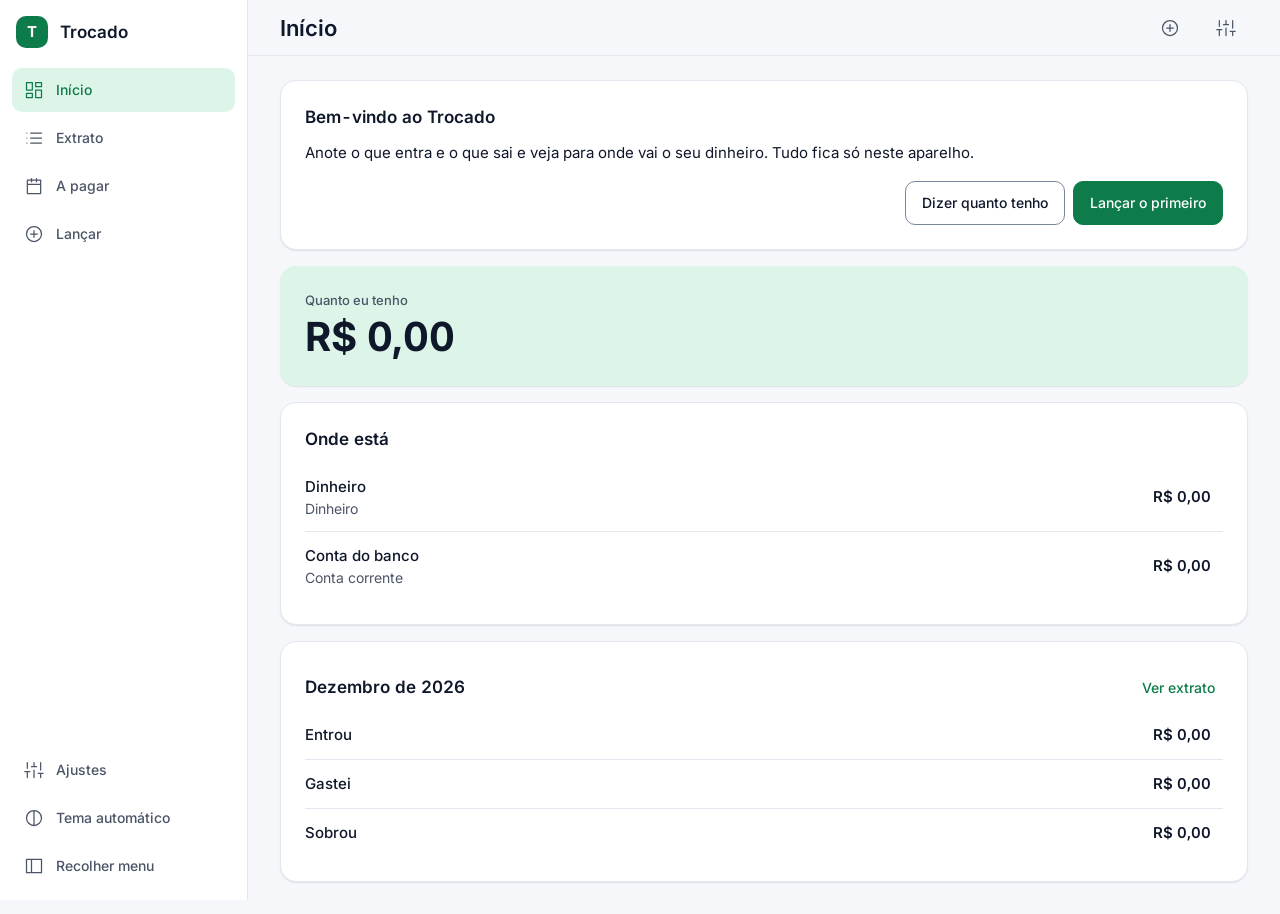
<file: index.html>
<!doctype html>
<html lang="pt-BR">
<head>
<meta charset="utf-8">
<meta name="viewport" content="width=device-width, initial-scale=1, viewport-fit=cover">
<title>Trocado · finanças simples</title>
<meta name="description" content="Anote o que entra e o que sai, veja para onde vai o dinheiro e não esqueça as contas. Grátis, sem anúncios e com tudo guardado só no seu celular.">
<meta name="theme-color" content="#F5F7FA" media="(prefers-color-scheme: light)">
<meta name="theme-color" content="#0B1019" media="(prefers-color-scheme: dark)">
<meta http-equiv="Content-Security-Policy" content="default-src 'self'; script-src 'self' 'sha256-bq6nVbJdQ5lIDKoUS3Wxe+9ri8ZvAmtC89UPbPefhcw='; style-src 'self' 'unsafe-inline'; img-src 'self' data: blob:; font-src 'self'; connect-src 'self'; manifest-src 'self'; worker-src 'self'; object-src 'none'; base-uri 'self'">
<link rel="manifest" href="manifest.webmanifest">
<link rel="icon" href="icones/icone.svg" type="image/svg+xml">
<link rel="apple-touch-icon" href="icones/icone-180.png">
<link rel="preload" href="fontes/inter.woff2" as="font" type="font/woff2" crossorigin>
<link rel="stylesheet" href="estilo.css">
<script>/* tema antes de pintar: sem piscar o claro no escuro */ try { var t = JSON.parse(localStorage.getItem("tema")); if (t === "claro" || t === "escuro") document.documentElement.dataset.theme = t === "claro" ? "light" : "dark"; } catch (e) {}</script>
</head>
<body>
<a class="pular" href="#conteudo">Pular para o conteúdo</a>
<div class="app">
  <nav id="menu" class="menu" aria-label="Menu principal"></nav>
  <div class="principal">
    <header class="topo">
      <h1 id="titulo">Trocado</h1>
      <button id="btn-novo" class="icone-botao" type="button" aria-label="Lançar" title="Lançar">
        <svg viewBox="0 0 24 24" width="20" height="20" aria-hidden="true" fill="none" stroke="currentColor" stroke-width="1.5" stroke-linecap="round"><path d="M12 3a9 9 0 1 0 0 18 9 9 0 1 0 0-18M12 8v8M8 12h8"/></svg>
      </button>
      <button id="btn-ajustes" class="icone-botao" type="button" aria-label="Ajustes" title="Ajustes">
        <svg viewBox="0 0 24 24" width="20" height="20" aria-hidden="true" fill="none" stroke="currentColor" stroke-width="1.5" stroke-linecap="round"><path d="M4 21v-7M4 10V3M12 21v-9M12 8V3M20 21v-5M20 12V3M1 14h6M9 8h6M17 16h6"/></svg>
      </button>
    </header>
    <div id="faixa" class="faixa" role="status" hidden></div>
    <main id="conteudo" tabindex="-1"></main>
  </div>
</div>
<nav id="barra" class="barra" aria-label="Menu"></nav>
<div id="toasts" class="toasts" role="status" aria-live="polite"></div>

<div id="folha-fundo" class="folha-fundo" hidden></div>
<section id="folha" class="folha" role="dialog" aria-modal="true" aria-labelledby="folha-titulo" hidden>
  <header class="folha-topo">
    <h2 id="folha-titulo"></h2>
    <button id="folha-fechar" class="icone-botao" type="button" aria-label="Fechar">
      <svg viewBox="0 0 24 24" width="20" height="20" aria-hidden="true" fill="none" stroke="currentColor" stroke-width="1.5" stroke-linecap="round"><path d="M18 6 6 18M6 6l12 12"/></svg>
    </button>
  </header>
  <div id="folha-corpo" class="folha-corpo"></div>
</section>

<dialog id="confirmar" class="dialogo">
  <form method="dialog">
    <p id="confirmar-texto"></p>
    <div class="acoes">
      <button class="secundario" type="submit" value="nao">Cancelar</button>
      <button id="confirmar-sim" class="perigo" type="submit" value="sim">Apagar</button>
    </div>
  </form>
</dialog>

<script src="util.js"></script>
<script src="base.js"></script>
<script src="telas.js"></script>
</body>
</html>
</file>
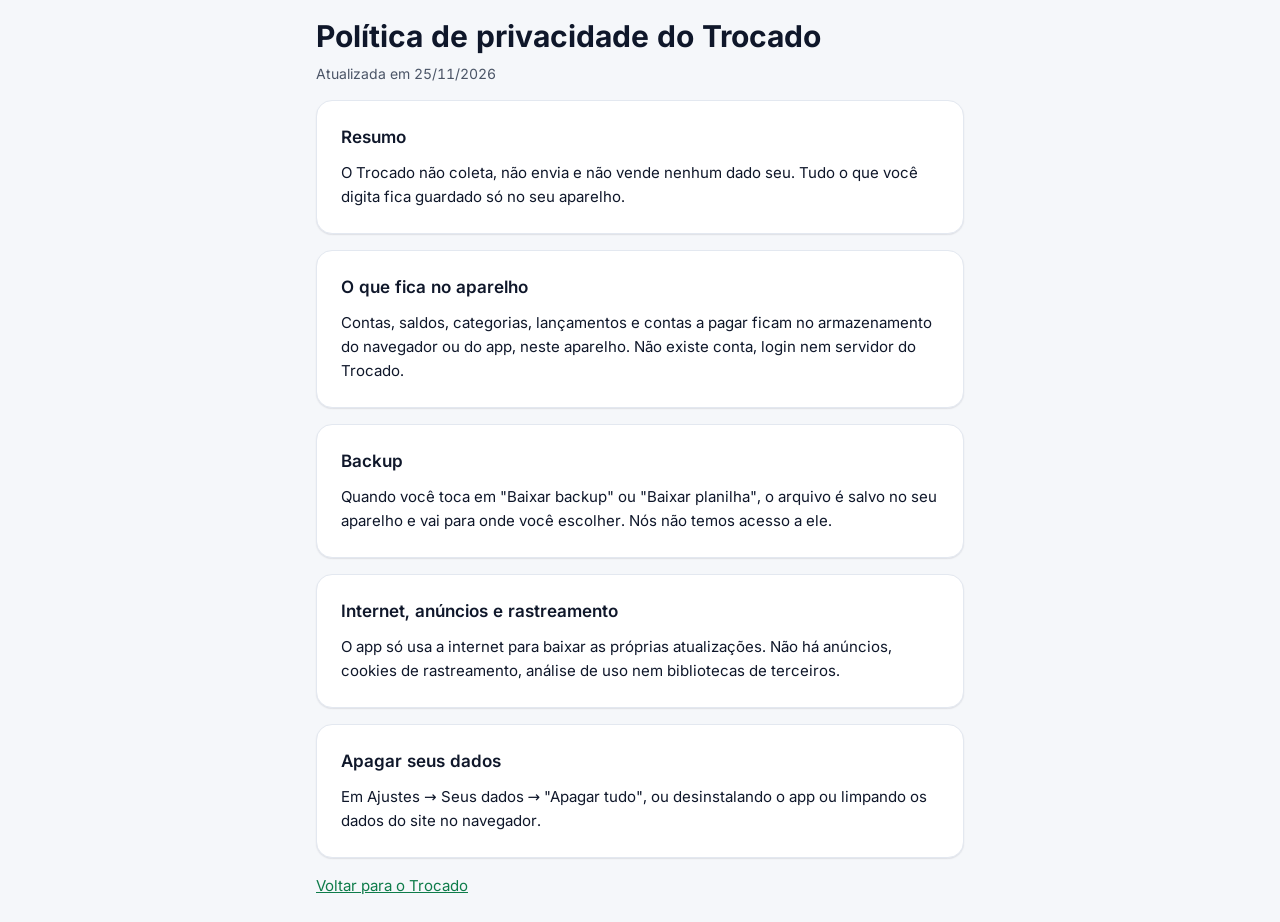
<file: privacidade.html>
<!doctype html>
<html lang="pt-BR">
<head>
<meta charset="utf-8">
<meta name="viewport" content="width=device-width, initial-scale=1">
<title>Privacidade · Trocado</title>
<meta name="theme-color" content="#0E7C4A">
<link rel="icon" href="icones/icone.svg" type="image/svg+xml">
<link rel="stylesheet" href="estilo.css">
</head>
<body>
<main class="pilha" style="max-width:680px;margin:0 auto;padding:24px 16px">
  <h1>Política de privacidade do Trocado</h1>
  <p class="suave">Atualizada em 25/11/2026</p>
  <div class="cartao">
    <h2>Resumo</h2>
    <p>O Trocado não coleta, não envia e não vende nenhum dado seu. Tudo o que você digita fica guardado só no seu aparelho.</p>
  </div>
  <div class="cartao">
    <h2>O que fica no aparelho</h2>
    <p>Contas, saldos, categorias, lançamentos e contas a pagar ficam no armazenamento do navegador ou do app, neste aparelho. Não existe conta, login nem servidor do Trocado.</p>
  </div>
  <div class="cartao">
    <h2>Backup</h2>
    <p>Quando você toca em "Baixar backup" ou "Baixar planilha", o arquivo é salvo no seu aparelho e vai para onde você escolher. Nós não temos acesso a ele.</p>
  </div>
  <div class="cartao">
    <h2>Internet, anúncios e rastreamento</h2>
    <p>O app só usa a internet para baixar as próprias atualizações. Não há anúncios, cookies de rastreamento, análise de uso nem bibliotecas de terceiros.</p>
  </div>
  <div class="cartao">
    <h2>Apagar seus dados</h2>
    <p>Em Ajustes → Seus dados → "Apagar tudo", ou desinstalando o app ou limpando os dados do site no navegador.</p>
  </div>
  <p><a href="./">Voltar para o Trocado</a></p>
</main>
</body>
</html>
</file>
<file: estilo.css>
/* Finanças do Marco · design system "Admin Dashboard" (claude.ai/artifact/SQiK977QM2n3C26mtjdQca): tokens com os mesmos nomes e valores. */

/* Inter variável, subconjunto latino (@fontsource-variable/inter 5.2.5, licença SIL OFL 1.1), guardada no app para abrir sem internet. */
@font-face {
  font-family: "Inter";
  src: url("fontes/inter.woff2") format("woff2");
  font-weight: 100 900;
  font-style: normal;
  font-display: swap;
}

:root {
  --surface-page: #F5F7FA; --surface-card: #FFFFFF; --surface-raised: #EDF1F6; --surface-overlay: #FFFFFF;
  --border-subtle: #E3E8F0; --border-control: #7A8699;
  --ink: #0F172A; --ink-muted: #4B5567; --ink-faint: #646E80;
  --accent: #0E7C4A; --accent-hover: #0B6A3F; --accent-soft: #DDF5E8; --accent-ink: #FFFFFF;
  --success: #166534; --success-soft: #DCFCE7; --warning: #92400E; --warning-soft: #FEF3C7; --danger: #B91C1C; --danger-soft: #FEE2E2;
  --chart-1: #1D4ED8; --chart-2: #0F766E; --chart-3: #B45309; --chart-4: #7C3AED; --chart-5: #475569;
  --space-1: 4px; --space-2: 8px; --space-3: 12px; --space-4: 16px; --space-6: 24px; --space-8: 32px;
  --gutter-mobile: 16px; --gutter-tablet: 24px; --gutter-desktop: 32px;
  --touch-target: 44px; --topbar-height: 56px; --bottomnav-height: 64px; --sidebar-rail: 72px; --sidebar-width: 248px; --content-max: 1440px;
  --radius-sm: 6px; --radius-md: 10px; --radius-lg: 16px; --radius-full: 999px;
  --shadow-card: 0 1px 2px rgba(15, 23, 42, .06), 0 1px 1px rgba(15, 23, 42, .04);
  --shadow-overlay: 0 12px 32px rgba(2, 6, 23, .20), 0 2px 6px rgba(2, 6, 23, .10);
  --brilho: rgba(29, 78, 216, .08);
  --font-sans: "Inter", system-ui, -apple-system, "Segoe UI", Roboto, sans-serif;
  --font-mono: ui-monospace, SFMono-Regular, Menlo, Consolas, monospace;
  color-scheme: light;
}
@media (prefers-color-scheme: dark) {
  :root:not([data-theme="light"]) {
    --surface-page: #0B1019; --surface-card: #131B2A; --surface-raised: #1B2638; --surface-overlay: #1B2638;
    --border-subtle: #223047; --border-control: #6E7D96;
    --ink: #F1F5F9; --ink-muted: #A9B4C7; --ink-faint: #8490A6;
    --accent: #5FD39A; --accent-hover: #7FE0B0; --accent-soft: #143826; --accent-ink: #0B1019;
    --success: #6EE7A0; --success-soft: #0F2E21; --warning: #FCD34D; --warning-soft: #352812; --danger: #FCA5A5; --danger-soft: #3A1717;
    --chart-1: #8DB4FF; --chart-2: #5EEAD4; --chart-3: #FBBF24; --chart-4: #C4B5FD; --chart-5: #94A3B8; --brilho: rgba(255, 255, 255, .10);
    color-scheme: dark;
  }
}
:root[data-theme="dark"] {
  --surface-page: #0B1019; --surface-card: #131B2A; --surface-raised: #1B2638; --surface-overlay: #1B2638;
  --border-subtle: #223047; --border-control: #6E7D96;
  --ink: #F1F5F9; --ink-muted: #A9B4C7; --ink-faint: #8490A6;
  --accent: #5FD39A; --accent-hover: #7FE0B0; --accent-soft: #143826; --accent-ink: #0B1019;
  --success: #6EE7A0; --success-soft: #0F2E21; --warning: #FCD34D; --warning-soft: #352812; --danger: #FCA5A5; --danger-soft: #3A1717;
  --chart-1: #8DB4FF; --chart-2: #5EEAD4; --chart-3: #FBBF24; --chart-4: #C4B5FD; --chart-5: #94A3B8; --brilho: rgba(255, 255, 255, .10);
  color-scheme: dark;
}

/* ---------- base ---------- */
* { box-sizing: border-box; }
html { -webkit-text-size-adjust: 100%; text-size-adjust: 100%; }
body {
  margin: 0; background: var(--surface-page); color: var(--ink);
  font: 400 15px/24px var(--font-sans); font-variant-numeric: tabular-nums;
  -webkit-font-smoothing: antialiased; -webkit-tap-highlight-color: transparent;
}
button, input, select, textarea { font: inherit; color: inherit; }
a { color: var(--accent); }
:focus-visible { outline: 2px solid var(--accent); outline-offset: 2px; }
[hidden] { display: none !important; }
h1, h2, h3, p { margin: 0; }
.sr { position: absolute; width: 1px; height: 1px; overflow: hidden; clip: rect(0 0 0 0); white-space: nowrap; }
.pular { position: absolute; left: -9999px; }
.pular:focus { left: 16px; top: 8px; z-index: 100; background: var(--surface-card); padding: 8px 12px; border-radius: var(--radius-md); }
.num { font-variant-numeric: tabular-nums; }
.suave { color: var(--ink-muted); font-size: 14px; line-height: 20px; }
.metric { font-size: 28px; line-height: 36px; font-weight: 700; letter-spacing: -0.01em; }
kbd { font: 500 12px/16px var(--font-sans); color: var(--ink-faint); border: 1px solid var(--border-subtle); border-radius: var(--radius-sm); padding: 1px 6px; }

/* ---------- casca ---------- */
.app { min-height: 100vh; }
.principal { min-width: 0; }
.topo {
  position: sticky; top: 0; z-index: 20; display: flex; align-items: center; gap: var(--space-3);
  min-height: calc(var(--topbar-height) + env(safe-area-inset-top)); padding: env(safe-area-inset-top) var(--gutter-mobile) 0;
  background: var(--surface-page); border-bottom: 1px solid var(--border-subtle);
}
#titulo { flex: 1; min-width: 0; font-size: 22px; line-height: 30px; font-weight: 600; white-space: nowrap; overflow: hidden; text-overflow: ellipsis; }
.pilula { font: 500 12px/16px var(--font-sans); padding: 4px 10px; border-radius: var(--radius-full); background: var(--warning-soft); color: var(--warning); white-space: nowrap; }
.icone-botao {
  display: inline-flex; align-items: center; justify-content: center; gap: var(--space-2); min-width: var(--touch-target); min-height: var(--touch-target);
  padding: 0 var(--space-2); border: 0; border-radius: var(--radius-md); background: none; color: var(--ink-muted); cursor: pointer;
}
.icone-botao:hover { background: var(--surface-raised); color: var(--ink); }
.faixa { background: var(--warning-soft); color: var(--warning); padding: var(--space-2) var(--gutter-mobile); font: 500 13px/18px var(--font-sans); }
#conteudo { max-width: var(--content-max); margin: 0 auto; padding: var(--space-4) var(--gutter-mobile) calc(var(--bottomnav-height) + var(--space-8) + env(safe-area-inset-bottom)); }
#conteudo:focus { outline: none; }
.ico { flex: none; }

/* menu: barra inferior (< 640), faixa de ícones (640–1023 ou recolhido) e lateral (>= 1024) */
.menu-item {
  position: relative; display: flex; align-items: center; gap: var(--space-3); width: 100%; min-height: var(--touch-target);
  padding: 0 var(--space-3); border: 0; border-radius: var(--radius-md); background: none; color: var(--ink-muted);
  font: 500 14px/20px var(--font-sans); text-align: left; text-decoration: none; cursor: pointer;
}
.menu-item:hover { background: var(--surface-raised); color: var(--ink); }
.menu-item[aria-current="page"] { background: var(--accent-soft); color: var(--accent); }
.menu { display: none; }
.barra {
  position: fixed; left: 0; right: 0; bottom: 0; z-index: 30; display: flex;
  height: calc(var(--bottomnav-height) + env(safe-area-inset-bottom)); padding-bottom: env(safe-area-inset-bottom);
  background: var(--surface-card); border-top: 1px solid var(--border-subtle);
}
.barra .menu-item { flex: 1; flex-direction: column; justify-content: center; gap: 2px; padding: 0; border-radius: 0; font: 500 12px/16px var(--font-sans); background: none; }
.barra .menu-item .ico { width: 24px; height: 24px; padding: 2px 16px; box-sizing: content-box; border-radius: var(--radius-full); }
.barra .menu-item[aria-current="page"], .barra .menu-item.ativo { color: var(--accent); background: none; }
.barra .menu-item[aria-current="page"] .ico, .barra .menu-item.ativo .ico { background: var(--accent-soft); }

@media (min-width: 640px) {
  .barra { display: none; }
  .app { display: grid; grid-template-columns: var(--sidebar-rail) minmax(0, 1fr); }
  .menu {
    position: sticky; top: 0; z-index: 25; height: 100vh; display: flex; flex-direction: column; gap: var(--space-4);
    padding: var(--space-3) var(--space-3); background: var(--surface-card); border-right: 1px solid var(--border-subtle);
  }
  .menu-meio { display: flex; flex-direction: column; gap: var(--space-4); }
  .menu-grupo { display: flex; flex-direction: column; gap: var(--space-1); }
  .menu-pe { margin-top: auto; display: flex; flex-direction: column; gap: var(--space-1); }
  .marca-app { display: flex; align-items: center; gap: var(--space-3); min-height: 40px; padding: 0 var(--space-1); }
  .marca-letra {
    flex: none; display: grid; place-items: center; width: 32px; height: 32px; border-radius: var(--radius-md);
    background: var(--accent); color: var(--accent-ink); font-weight: 700;
  }
  .marca-nome { font-size: 17px; line-height: 24px; font-weight: 600; color: var(--ink); }
  /* faixa: só ícones, nome na dica ao focar ou passar o mouse */
  .menu .menu-item { justify-content: center; padding: 0; }
  .menu .menu-titulo, .menu .marca-nome { display: none; }
  .menu .menu-rotulo {
    position: absolute; left: calc(100% + 10px); top: 50%; transform: translateY(-50%); z-index: 40;
    padding: 4px 8px; border-radius: var(--radius-sm); background: var(--surface-overlay); color: var(--ink);
    box-shadow: var(--shadow-overlay); font: 500 13px/18px var(--font-sans); white-space: nowrap; opacity: 0; pointer-events: none;
  }
  .menu .menu-item:hover .menu-rotulo, .menu .menu-item:focus-visible .menu-rotulo { opacity: 1; }
  .topo { padding: 0 var(--gutter-tablet); }
  .faixa { padding: var(--space-2) var(--gutter-tablet); }
  #conteudo { padding: var(--space-6) var(--gutter-tablet) var(--space-8); }
}
@media (max-width: 1023px) { .so-pc { display: none !important; } }
@media (min-width: 1024px) {
  .app { grid-template-columns: var(--sidebar-width) minmax(0, 1fr); }
  .app.recolhido { grid-template-columns: var(--sidebar-rail) minmax(0, 1fr); }
  .app:not(.recolhido) .menu { overflow-y: auto; }
  .app:not(.recolhido) .menu .menu-item { justify-content: flex-start; padding: 0 var(--space-3); }
  .app:not(.recolhido) .menu .menu-titulo { display: block; padding: 0 var(--space-3) var(--space-1); color: var(--ink-faint); font: 500 12px/16px var(--font-sans); }
  .app:not(.recolhido) .menu .marca-nome { display: inline; }
  .app:not(.recolhido) .menu .menu-rotulo { position: static; transform: none; padding: 0; background: none; box-shadow: none; color: inherit; font: inherit; opacity: 1; pointer-events: auto; }
  .topo { padding: 0 var(--gutter-desktop); }
  .faixa { padding: var(--space-2) var(--gutter-desktop); }
  #conteudo { padding: var(--space-6) var(--gutter-desktop) var(--space-8); }
}

/* ---------- blocos ---------- */
.cartao {
  min-width: 0; background: var(--surface-card); border: 1px solid var(--border-subtle); border-radius: var(--radius-lg);
  box-shadow: var(--shadow-card); padding: var(--space-4);
}
.cartao > h2, .cartao-topo h2 { font-size: 17px; line-height: 24px; font-weight: 600; margin-bottom: var(--space-3); }
.cartao-topo { display: flex; align-items: baseline; justify-content: space-between; gap: var(--space-3); }
.rotulo { font: 500 13px/18px var(--font-sans); color: var(--ink-muted); }
.pilha { display: flex; flex-direction: column; gap: var(--space-3); }
.dois { display: grid; grid-template-columns: 1fr 1fr; gap: var(--space-3); }
.grade-lancar { display: grid; gap: var(--space-3); align-items: start; }
#form-gasto { display: flex; flex-direction: column; gap: var(--space-4); }
@media (min-width: 640px) { .pilha, .grade-lancar { gap: var(--space-4); } }
@media (min-width: 1024px) {
  .cartao { padding: var(--space-6); }
  .grade-lancar { grid-template-columns: minmax(0, 5fr) minmax(0, 7fr); }
}
.item { display: grid; grid-template-columns: minmax(0, 1fr) auto auto; align-items: center; gap: var(--space-3); padding: var(--space-3) 0; }
.item + .item { border-top: 1px solid var(--border-subtle); }
.item .t strong { display: block; font-weight: 500; overflow-wrap: anywhere; }
.item .erro { margin-top: var(--space-2); }
.v { text-align: right; font-weight: 600; white-space: nowrap; }
.erro { margin: 0; padding: var(--space-2) var(--space-3); border-radius: var(--radius-md); background: var(--danger-soft); color: var(--danger); font-size: 14px; line-height: 20px; }
.erro-bloco { display: flex; flex-direction: column; align-items: flex-start; gap: var(--space-3); padding: var(--space-4); border-radius: var(--radius-lg); background: var(--danger-soft); }
.erro-bloco p { color: var(--danger); }
.vazio-bloco { display: flex; flex-direction: column; align-items: center; gap: var(--space-3); padding: var(--space-6) var(--space-4); text-align: center; color: var(--ink-muted); }
.vazio-bloco p { max-width: 42ch; }
.esqueleto { display: flex; flex-direction: column; gap: var(--space-3); padding: var(--space-2) 0; }
.esqueleto i { display: block; height: 16px; border-radius: var(--radius-sm); background: var(--surface-raised); animation: pulsar 1.2s ease-in-out infinite; }
.badge { display: inline-flex; align-items: center; gap: var(--space-1); padding: 2px var(--space-2); border-radius: var(--radius-sm); font: 500 12px/16px var(--font-sans); white-space: nowrap; }
.badge-success { background: var(--success-soft); color: var(--success); }
.badge-warning { background: var(--warning-soft); color: var(--warning); }
.badge-danger { background: var(--danger-soft); color: var(--danger); }
.badge-neutral { background: var(--surface-raised); color: var(--ink-muted); }
.badge-info { background: var(--accent-soft); color: var(--accent); }

/* ---------- controles ---------- */
.primario, .secundario, .perigo, .chip {
  display: inline-flex; align-items: center; justify-content: center; gap: var(--space-2); min-height: var(--touch-target);
  padding: 0 var(--space-4); border-radius: var(--radius-md); font: 500 14px/20px var(--font-sans); cursor: pointer; text-decoration: none;
}
.primario { background: var(--accent); border: 1px solid var(--accent); color: var(--accent-ink); }
.primario:hover { background: var(--accent-hover); border-color: var(--accent-hover); }
.secundario { background: transparent; border: 1px solid var(--border-control); color: var(--ink); }
.secundario:hover, .chip:hover { background: var(--surface-raised); }
.perigo { background: var(--danger-soft); border: 1px solid var(--danger); color: var(--danger); }
.chip { border: 1px solid var(--border-control); border-radius: var(--radius-full); background: var(--surface-card); color: var(--ink); }
.pequeno { padding: 0 var(--space-3); }
button:disabled { opacity: .55; cursor: default; }
.campo { display: flex; flex-direction: column; gap: 6px; min-width: 0; margin: 0; padding: 0; border: 0; font: 500 13px/18px var(--font-sans); color: var(--ink-muted); }
.campo legend { padding: 0; margin-bottom: 6px; }
.campo input, .campo textarea, .campo select, .campo-linha input, .paleta-campo input {
  width: 100%; min-height: var(--touch-target); padding: 0 var(--space-3); border: 1px solid var(--border-control); border-radius: var(--radius-md);
  background: var(--surface-raised); color: var(--ink); font: 400 15px/24px var(--font-sans);
}
.campo textarea { padding: 10px var(--space-3); resize: vertical; }
.campo input::placeholder, .campo textarea::placeholder, .campo-linha input::placeholder { color: var(--ink-faint); }
.fichas { display: flex; flex-wrap: wrap; gap: var(--space-2); }
.ficha { position: relative; display: inline-flex; }
.ficha input { position: absolute; inset: 0; margin: 0; opacity: 0; cursor: pointer; }
.ficha span {
  display: inline-flex; align-items: center; min-height: var(--touch-target); padding: 0 var(--space-4);
  border: 1px solid var(--border-control); border-radius: var(--radius-full); color: var(--ink); font: 500 14px/20px var(--font-sans);
}
.ficha input:checked + span { background: var(--accent-soft); border-color: var(--accent); color: var(--accent); }
.ficha input:checked + span::before { content: "✓"; margin-right: 6px; }
.ficha input:focus-visible + span { outline: 2px solid var(--accent); outline-offset: 2px; }
.marca {
  display: inline-flex; align-items: center; gap: var(--space-2); min-height: var(--touch-target); padding: 0 var(--space-3);
  border: 1px solid var(--border-control); border-radius: var(--radius-md); color: var(--ink); font: 500 14px/20px var(--font-sans); cursor: pointer;
}
.marca input { width: 18px; height: 18px; margin: 0; accent-color: var(--accent); }
.acoes { display: flex; flex-wrap: wrap; gap: var(--space-2); justify-content: flex-end; margin-top: var(--space-4); }

/* ---------- folha, diálogos, paleta e avisos rápidos ---------- */
.folha-fundo { position: fixed; inset: 0; z-index: 50; background: rgba(2, 6, 23, .45); animation: surgir 150ms ease-out; }
.folha {
  position: fixed; left: 0; right: 0; bottom: 0; z-index: 51; display: flex; flex-direction: column; max-height: 85vh;
  background: var(--surface-overlay); border-radius: var(--radius-lg) var(--radius-lg) 0 0; box-shadow: var(--shadow-overlay);
  padding-bottom: env(safe-area-inset-bottom); animation: subir 200ms ease-out;
}
.folha-topo { display: flex; align-items: center; justify-content: space-between; gap: var(--space-3); padding: var(--space-2) var(--space-2) var(--space-2) var(--space-4); border-bottom: 1px solid var(--border-subtle); }
.folha-topo h2 { font-size: 17px; line-height: 24px; font-weight: 600; }
.folha-corpo { display: flex; flex-direction: column; gap: var(--space-4); padding: var(--space-4); overflow-y: auto; }
body.com-folha { overflow: hidden; }
@media (min-width: 1024px) {
  .folha { top: 0; left: auto; width: 440px; max-height: none; border-radius: var(--radius-lg) 0 0 var(--radius-lg); animation-name: do-lado; }
}
dialog {
  border: 0; border-radius: var(--radius-lg); background: var(--surface-overlay); color: var(--ink); box-shadow: var(--shadow-overlay);
  padding: var(--space-6); width: min(420px, calc(100vw - 32px));
}
dialog::backdrop { background: rgba(2, 6, 23, .45); }
.paleta { width: min(560px, calc(100vw - 32px)); margin-top: 12vh; padding: 0; }
.paleta-campo { display: flex; align-items: center; gap: var(--space-2); padding: var(--space-2) var(--space-3); border-bottom: 1px solid var(--border-subtle); color: var(--ink-muted); }
.paleta-campo input { border: 0; background: none; padding: 0; }
.paleta-campo input:focus-visible { outline: none; }
.paleta-lista { list-style: none; margin: 0; padding: var(--space-2); max-height: 50vh; overflow-y: auto; }
.paleta-item {
  display: flex; align-items: center; justify-content: space-between; gap: var(--space-3); width: 100%; min-height: var(--touch-target);
  padding: 0 var(--space-3); border: 0; border-radius: var(--radius-md); background: none; color: var(--ink); text-align: left; cursor: pointer;
}
.paleta-item:hover, .paleta-item:focus-visible { background: var(--surface-raised); }
.paleta-item small { color: var(--ink-faint); font: 500 12px/16px var(--font-sans); white-space: nowrap; }
.paleta-nada { padding: var(--space-4); color: var(--ink-muted); text-align: center; }
.toasts {
  position: fixed; left: 50%; transform: translateX(-50%); z-index: 60; width: min(480px, calc(100vw - 32px));
  bottom: calc(var(--bottomnav-height) + var(--space-3) + env(safe-area-inset-bottom));
}
@media (min-width: 640px) { .toasts { bottom: var(--space-6); } }
.toast {
  display: flex; align-items: center; justify-content: space-between; gap: var(--space-3); padding: var(--space-2) var(--space-2) var(--space-2) var(--space-4);
  border-radius: var(--radius-md); background: var(--ink); color: var(--surface-page); box-shadow: var(--shadow-overlay);
  font: 400 14px/20px var(--font-sans); animation: subir 180ms ease-out;
}
.toast-acao { min-height: var(--touch-target); padding: 0 var(--space-3); border: 0; background: none; color: inherit; font-weight: 600; text-decoration: underline; cursor: pointer; }

/* ---------- conversa ---------- */

/* ---------- avisos e ajustes ---------- */
.ajuste-cat .campo + .campo, .ajuste-cat .dois + .campo, .cartao > .campo + .campo { margin-top: var(--space-3); }
.soma { margin-top: var(--space-3); font: 500 14px/20px var(--font-sans); color: var(--success); }
.soma.errada { color: var(--danger); }
.rodape-form { display: flex; justify-content: flex-end; }

/* ---------- painel ---------- */
.seletor-mes { display: flex; flex-wrap: wrap; align-items: center; gap: var(--space-1) var(--space-2); margin-bottom: var(--space-4); }
.seletor-mes strong { min-width: 9.5em; text-align: center; font-size: 17px; line-height: 24px; font-weight: 600; }
   /* 24px no celular; encolhe um pouco abaixo de 400px */
/* Contas */
.v.negativo, .metric.negativo, .item.atrasada .suave, .aviso-velho { color: var(--danger); }
.texto-botao { padding: 0; border: 0; background: none; color: inherit; font: inherit; text-align: left; cursor: pointer; }
.texto-botao:hover strong { text-decoration: underline; }
.total-cartao { display: flex; flex-direction: column; align-items: flex-start; gap: var(--space-1); background: var(--accent-soft); border-color: transparent; }
.total-cartao .metric { font-size: min(40px, 10vw); line-height: 48px; }
.total-cartao .link { padding: 0; text-align: left; }
.cat { display: flex; flex-direction: column; gap: 6px; width: 100%; padding: var(--space-3) 0; border: 0; background: none; color: var(--ink); text-align: left; font: inherit; cursor: pointer; }
.cat + .cat { border-top: 1px solid var(--border-subtle); }
.cat:hover strong { color: var(--accent); }
.cat.fixa { cursor: default; }
.cat.fixa:hover strong { color: inherit; }
.cat-topo { display: flex; justify-content: space-between; gap: var(--space-3); flex-wrap: wrap; }
.cat-topo strong { font-weight: 600; }
.barra-prog { display: block; height: 8px; border-radius: var(--radius-full); background: var(--surface-raised); overflow: hidden; }
.barra-prog i { display: block; height: 100%; border-radius: inherit; background: var(--success); }
.barra-prog.neutra i { background: var(--accent); }
.link { min-height: var(--touch-target); padding: 0 var(--space-2); border: 0; background: none; color: var(--accent); font: 500 14px/20px var(--font-sans); cursor: pointer; }
.link:hover { text-decoration: underline; }

/* ---------- lançamentos ---------- */
@media (min-width: 1024px) { .ate-tablet { display: none !important; } }
.busca-campo {
  flex: 1 1 220px; display: flex; align-items: center; gap: var(--space-2); min-height: var(--touch-target); padding: 0 var(--space-3);
  border: 1px solid var(--border-control); border-radius: var(--radius-md); background: var(--surface-raised); color: var(--ink-muted);
}
.busca-campo input { flex: 1; min-width: 0; min-height: 42px; border: 0; background: none; color: var(--ink); font: 400 15px/24px var(--font-sans); }
.busca-campo input:focus-visible { outline: none; }
.busca-campo:focus-within { outline: 2px solid var(--accent); outline-offset: 2px; }
.lanc-barra select, .filtros-pc select, .folha select {
  min-height: var(--touch-target); padding: 0 var(--space-3); border: 1px solid var(--border-control); border-radius: var(--radius-md);
  background: var(--surface-raised); color: var(--ink); font: 400 14px/20px var(--font-sans);
}
.tabela .entrada, .cartoes-lanc .entrada { color: var(--success); }
.etqs, .etq-curta { display: flex; flex-wrap: wrap; gap: var(--space-1); }
@media (min-width: 1024px) { .tabela .col-etq { display: table-cell; } .etq-curta { display: none; } }
.cartoes-lanc { list-style: none; margin: 0; padding: 0; display: flex; flex-direction: column; gap: var(--space-2); }
.cartao-lanc {
  position: relative; display: flex; align-items: flex-start; gap: var(--space-3); width: 100%; min-height: var(--touch-target); padding: var(--space-3) var(--space-4);
  border: 1px solid var(--border-subtle); border-radius: var(--radius-lg); background: var(--surface-card); color: var(--ink); text-align: left; font: inherit;
  cursor: pointer; -webkit-user-select: none; user-select: none; -webkit-touch-callout: none;
}
.cl-texto { flex: 1; min-width: 0; display: flex; flex-direction: column; gap: 2px; }
.cl-texto strong { font-weight: 500; overflow-wrap: anywhere; }
.cl-texto .etqs:not(:empty) { margin-top: var(--space-1); }
.cl-valor { flex: none; font-weight: 600; white-space: nowrap; }
.cartao-lanc.entre-contas strong, .cartao-lanc.entre-contas .cl-valor { color: var(--ink-muted); }
.detalhe { display: grid; grid-template-columns: auto 1fr; gap: var(--space-2) var(--space-4); margin: 0; }
.detalhe dt { color: var(--ink-muted); font: 500 13px/20px var(--font-sans); }
.detalhe dd { margin: 0; overflow-wrap: anywhere; }
.detalhe-titulo { font-size: 15px; line-height: 24px; font-weight: 600; }
.chip[aria-pressed="true"] { background: var(--accent-soft); border-color: var(--accent); color: var(--accent); }
.chip[aria-pressed="true"]::before { content: "✓"; }

/* ---------- relatórios ---------- */
.ponto { position: absolute; width: 8px; height: 8px; margin: -4px 0 0 -4px; border-radius: var(--radius-full); border: 2px solid var(--surface-card); box-sizing: content-box; pointer-events: none; }

/* ---------- gráficos ---------- */
@media (max-width: 639px) { .grafico.denso .eixo-x span:nth-child(even) { visibility: hidden; } }
.dica {
  position: absolute; top: 0; z-index: 5; min-width: 180px; transform: translateX(-50%); padding: var(--space-2) var(--space-3);
  border: 1px solid var(--border-subtle); border-radius: var(--radius-md); background: var(--surface-overlay); box-shadow: var(--shadow-overlay);
  font: 400 13px/18px var(--font-sans); pointer-events: none;
}
.dica strong { display: block; margin-bottom: var(--space-1); }
.dica div, .legenda span { display: flex; align-items: center; gap: 6px; }
.dica b { margin-left: auto; padding-left: var(--space-3); font-weight: 600; white-space: nowrap; }
.dica i, .legenda i { display: inline-block; flex: none; width: 10px; height: 10px; border-radius: 2px; }
@media (max-width: 359px) { .spark { display: none; } }

/* ---------- movimento ---------- */
@keyframes subir { from { transform: translateY(16px); opacity: 0; } }
@keyframes do-lado { from { transform: translateX(24px); opacity: 0; } }
@keyframes surgir { from { opacity: 0; } }
@keyframes pulsar { 50% { opacity: .5; } }
/* 3D: o cartão de número inclina para o ponteiro (painel.js, inclinar) e o valor vem para frente; o lado apontado afunda. */

/* 3D: ao trocar de tela só o conteúdo gira como a face de um cubo (base.js, mostrar); --cubo-meio = meia largura dele. */
#conteudo { view-transition-name: conteudo; }
::view-transition-group(conteudo) { overflow: clip; }   /* a face mais perto não invade a barra do título nem o menu */
::view-transition-old(conteudo) { animation: cubo-sai 450ms cubic-bezier(.4, .1, .2, 1) both; }
::view-transition-new(conteudo) { animation: cubo-entra 450ms cubic-bezier(.4, .1, .2, 1) both; }
.cubo-volta::view-transition-old(conteudo) { animation-name: cubo-sai-volta; }
.cubo-volta::view-transition-new(conteudo) { animation-name: cubo-entra-volta; }
@keyframes cubo-sai {
  from { transform: perspective(1400px) translateZ(calc(-1 * var(--cubo-meio))) rotateY(0deg) translateZ(var(--cubo-meio)); }
  to { transform: perspective(1400px) translateZ(calc(-1 * var(--cubo-meio))) rotateY(-90deg) translateZ(var(--cubo-meio)); }
}
@keyframes cubo-entra {
  from { transform: perspective(1400px) translateZ(calc(-1 * var(--cubo-meio))) rotateY(90deg) translateZ(var(--cubo-meio)); }
  to { transform: perspective(1400px) translateZ(calc(-1 * var(--cubo-meio))) rotateY(0deg) translateZ(var(--cubo-meio)); }
}
@keyframes cubo-sai-volta {
  from { transform: perspective(1400px) translateZ(calc(-1 * var(--cubo-meio))) rotateY(0deg) translateZ(var(--cubo-meio)); }
  to { transform: perspective(1400px) translateZ(calc(-1 * var(--cubo-meio))) rotateY(90deg) translateZ(var(--cubo-meio)); }
}
@keyframes cubo-entra-volta {
  from { transform: perspective(1400px) translateZ(calc(-1 * var(--cubo-meio))) rotateY(-90deg) translateZ(var(--cubo-meio)); }
  to { transform: perspective(1400px) translateZ(calc(-1 * var(--cubo-meio))) rotateY(0deg) translateZ(var(--cubo-meio)); }
}

@media (prefers-reduced-motion: reduce) {
  .folha, .toast, .folha-fundo { animation: surgir 150ms ease-out; }
  .esqueleto i, .pensando { animation: none; }
}

/* ---------- Trocado ---------- */
.v.entrada { color: var(--success); }
.barra-prog.quase i { background: var(--warning); }
.barra-prog.passou i { background: var(--danger); }
.cartao-topo strong { font-weight: 600; }
</file>
